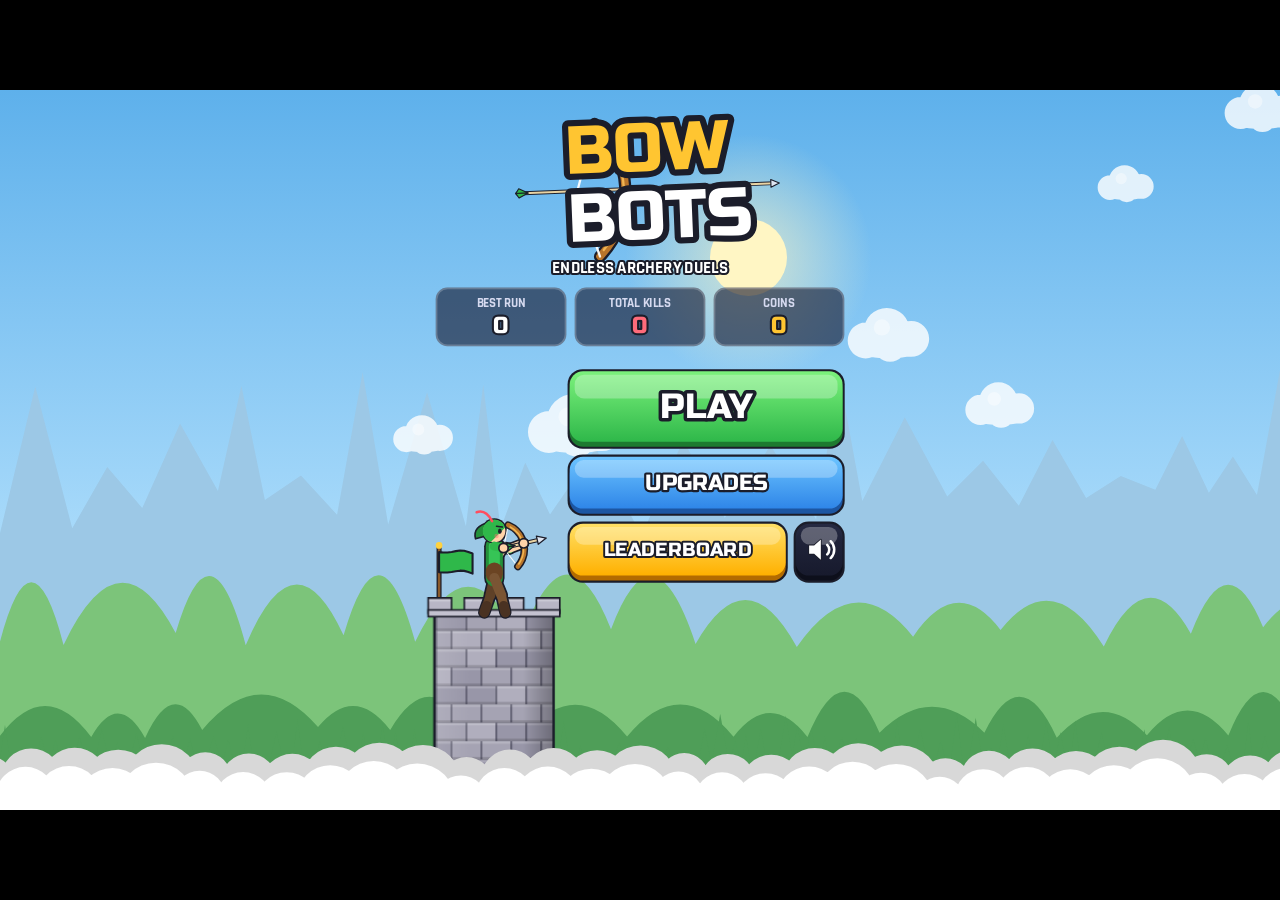
<file: bowbots/index.html>
<!doctype html>
<html lang="en">
<head>
  <meta charset="utf-8">
  <meta name="viewport" content="width=device-width, initial-scale=1, maximum-scale=1, user-scalable=no, viewport-fit=cover">
  <title>Bow Bots</title>
  <link rel="stylesheet" href="./style.css">
</head>
<body>
  <canvas id="game"></canvas>
  <div id="insets"></div>
  <!-- Snap Web Lens API: shipped inside the zip (the Lens CSP blocks scripts loaded from a URL). -->
  <script src="./snap-api.js"></script>
  <script src="./game.js"></script>
</body>
</html>
</file>
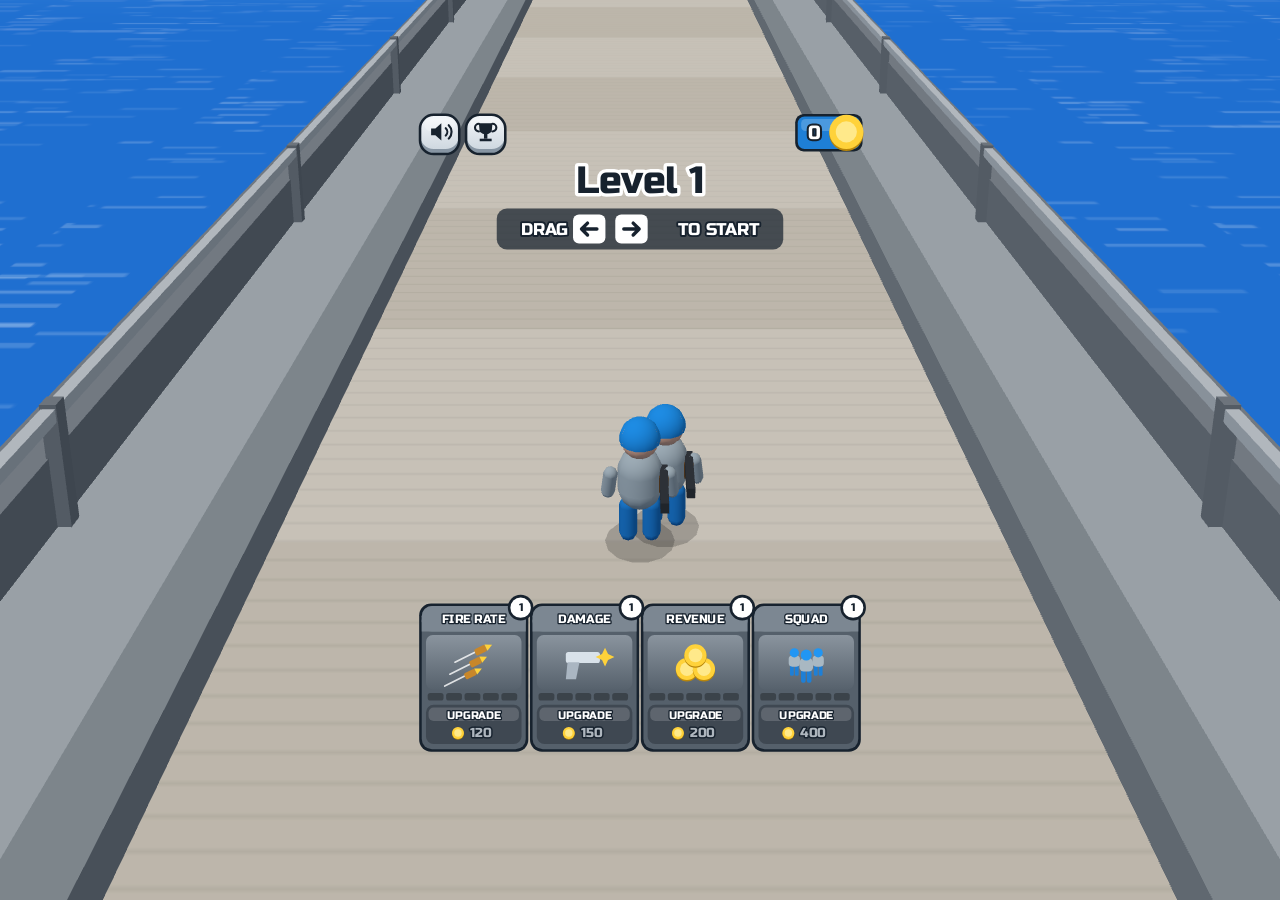
<file: bridge-war/index.html>
<!doctype html>
<html lang="en">
<head>
  <meta charset="utf-8">
  <meta name="viewport" content="width=device-width, initial-scale=1, maximum-scale=1, user-scalable=no, viewport-fit=cover">
  <title>Bridge War</title>
  <link rel="stylesheet" href="./style.css">
</head>
<body>
  <!-- 3D world underneath, 2D HUD on top -->
  <canvas id="gl"></canvas>
  <canvas id="game"></canvas>
  <div id="insets"></div>
  <!-- Snap Web Lens API and three.js ship inside the zip (the Lens CSP blocks scripts loaded from a URL). -->
  <script src="./snap-api.js"></script>
  <script src="./three.bundle.js"></script>
  <script src="./game.js"></script>
</body>
</html>
</file>
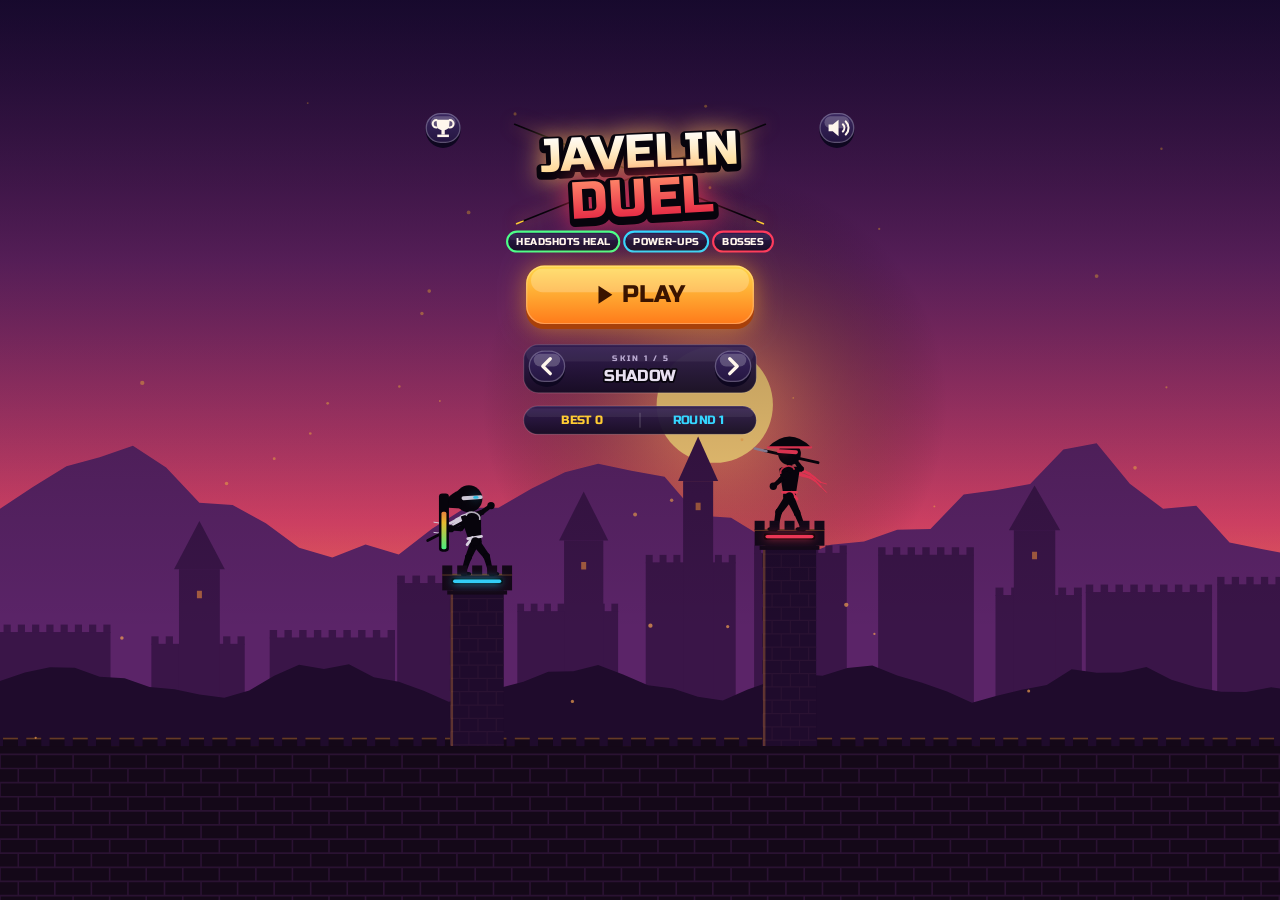
<file: javelin-duel/index.html>
<!doctype html>
<html lang="en">
<head>
  <meta charset="utf-8">
  <meta name="viewport" content="width=device-width, initial-scale=1, maximum-scale=1, user-scalable=no, viewport-fit=cover">
  <title>Javelin Duel</title>
  <link rel="stylesheet" href="./style.css">
</head>
<body>
  <canvas id="game"></canvas>
  <div id="insets"></div>
  <!-- Snap Web Lens API: shipped inside the zip (the Lens CSP blocks scripts loaded from a URL). -->
  <script src="./snap-api.js"></script>
  <script src="./game.js"></script>
</body>
</html>
</file>
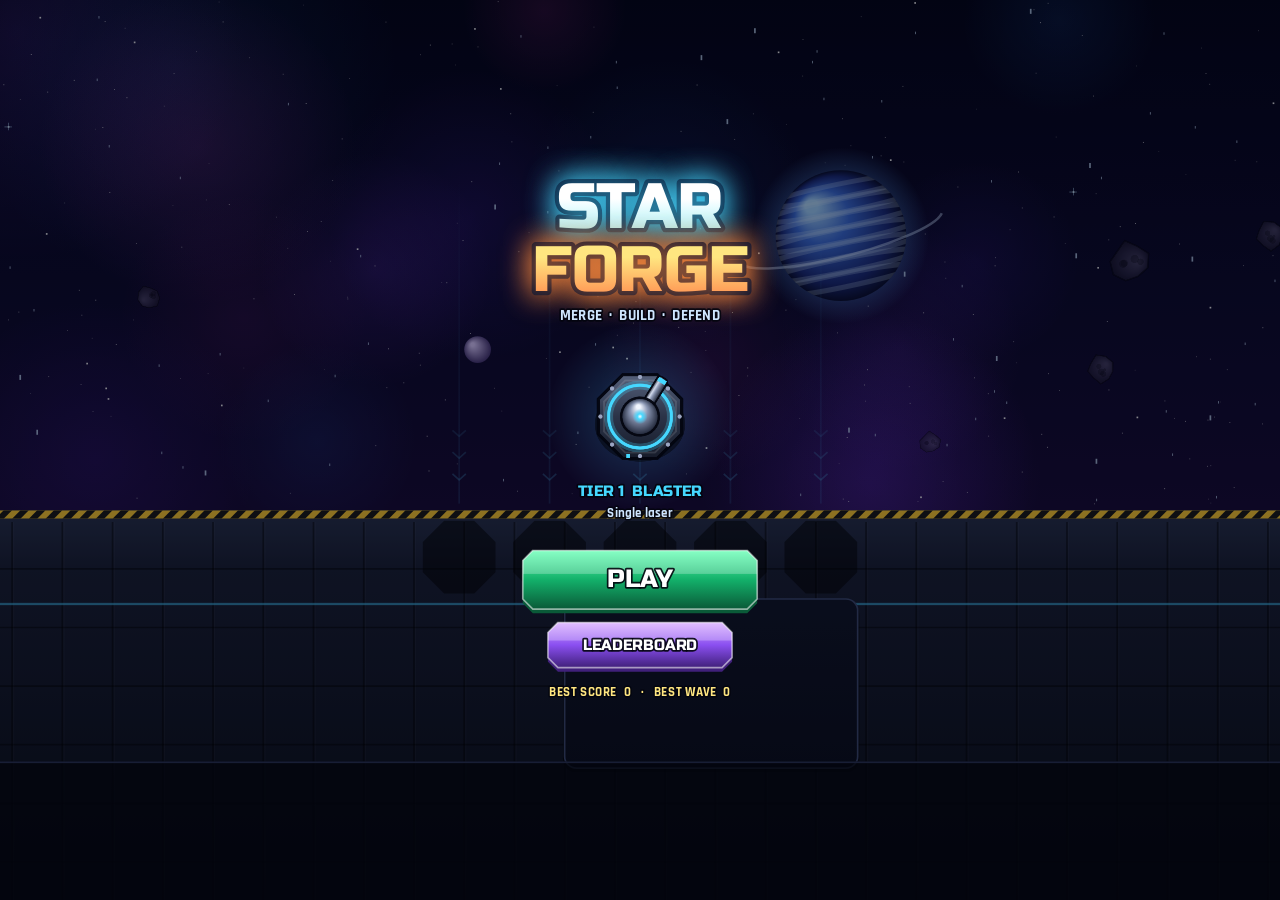
<file: starforge/index.html>
<!doctype html>
<html lang="en">
<head>
  <meta charset="utf-8">
  <meta name="viewport" content="width=device-width, initial-scale=1, maximum-scale=1, user-scalable=no, viewport-fit=cover">
  <title>Starforge</title>
  <link rel="stylesheet" href="./style.css">
</head>
<body>
  <canvas id="game"></canvas>
  <div id="insets"></div>
  <!-- Snap Web Lens API: shipped inside the zip (the Lens CSP blocks scripts loaded from a URL). -->
  <script src="./snap-api.js"></script>
  <script src="./game.js"></script>
</body>
</html>
</file>
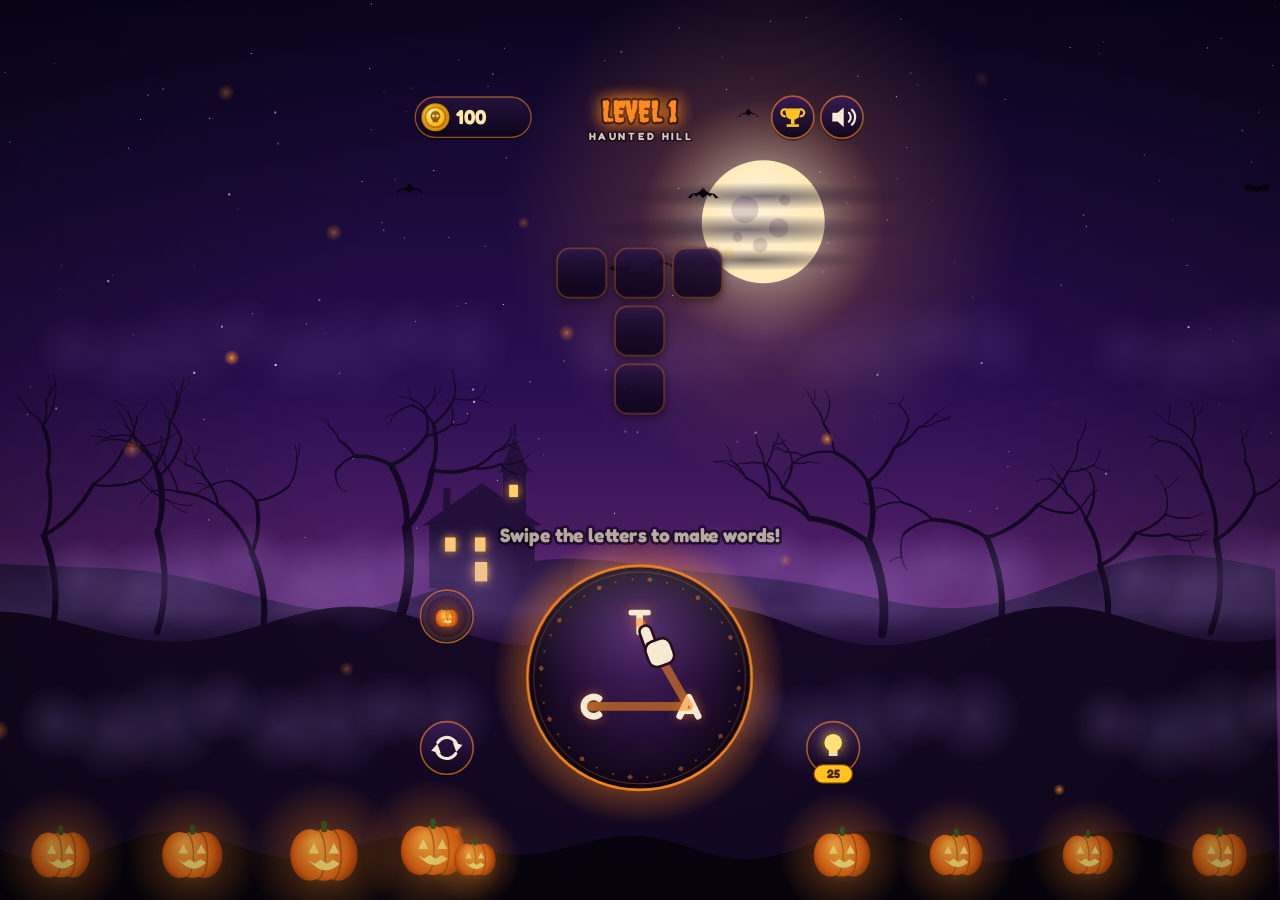
<file: wordwow/index.html>
<!doctype html>
<html lang="en">
<head>
  <meta charset="utf-8">
  <meta name="viewport" content="width=device-width, initial-scale=1, maximum-scale=1, user-scalable=no, viewport-fit=cover">
  <title>Word Wow</title>
  <link rel="stylesheet" href="./style.css">
</head>
<body>
  <canvas id="game"></canvas>
  <div id="insets"></div>
  <!-- Snap Web Lens API: shipped inside the zip (the Lens CSP blocks scripts loaded from a URL). -->
  <script src="./snap-api.js"></script>
  <script src="./levels.js"></script>
  <script src="./game.js"></script>
</body>
</html>
</file>
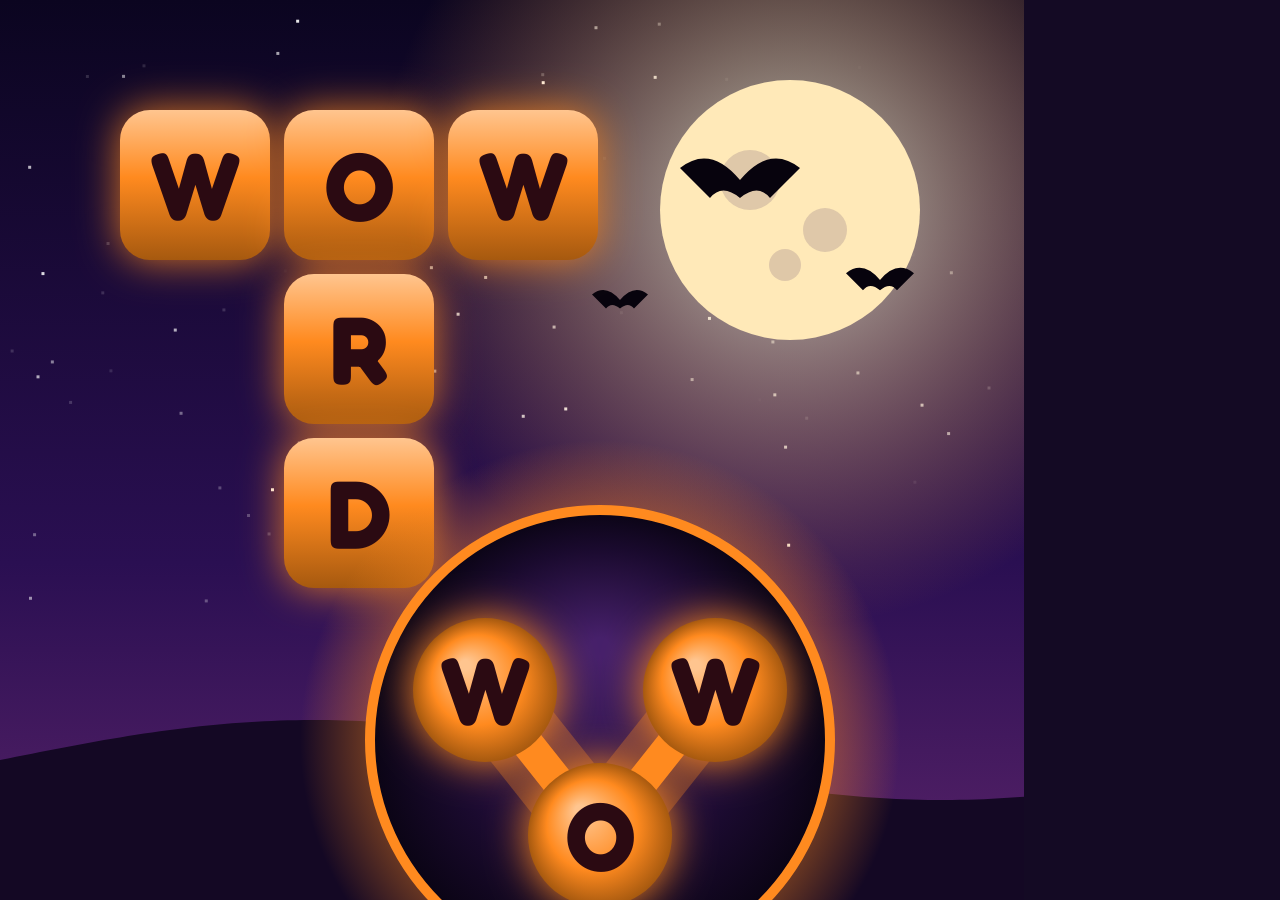
<file: wordwow/scripts/icon.html>
<!doctype html><meta charset="utf-8"><link rel="stylesheet" href="../style.css">
<canvas id="c" width="1024" height="1024" style="position:fixed;inset:0;width:1024px;height:1024px"></canvas>
<script>
// Lens icon: haunted night, glowing pumpkin tiles spelling WOW / WORD, and the letter wheel.
Promise.all([document.fonts.load('700 100px Fredoka'), document.fonts.load('400 100px Creepster')]).then(() => {
  const g = document.getElementById('c').getContext('2d'), W = 1024;
  const sky = g.createLinearGradient(0, 0, 0, W);
  sky.addColorStop(0, '#0b0520'); sky.addColorStop(0.55, '#2a0f52'); sky.addColorStop(1, '#6a2a72');
  g.fillStyle = sky; g.fillRect(0, 0, W, W);
  for (let i = 0; i < 90; i++) { g.globalAlpha = Math.random(); g.fillStyle = '#fff'; g.fillRect(Math.random() * W, Math.random() * W * 0.6, 3, 3); }
  g.globalAlpha = 1;
  const mx = 790, my = 210, mr = 130;
  const halo = g.createRadialGradient(mx, my, mr, mx, my, mr * 3.2);
  halo.addColorStop(0, 'rgba(255,233,184,0.5)'); halo.addColorStop(1, 'rgba(255,154,60,0)');
  g.fillStyle = halo; g.fillRect(0, 0, W, W);
  g.fillStyle = '#ffe9b8'; g.beginPath(); g.arc(mx, my, mr, 0, 7); g.fill();
  g.fillStyle = 'rgba(42,15,82,0.15)';
  for (const [x, y, r] of [[-40, -30, 30], [35, 20, 22], [-5, 55, 16]]) { g.beginPath(); g.arc(mx + x, my + y, r, 0, 7); g.fill(); }
  // hill silhouette
  g.fillStyle = '#140824'; g.beginPath(); g.moveTo(0, W);
  for (let x = 0; x <= W; x += 8) g.lineTo(x, 760 - Math.sin(x / 200) * 40); g.lineTo(W, W); g.fill();
  // bats
  g.fillStyle = '#07030d';
  const bat = (x, y, s) => { g.beginPath(); g.moveTo(x, y); g.quadraticCurveTo(x + s * 0.5, y - s * 0.6, x + s, y - s * 0.2); g.quadraticCurveTo(x + s * 0.7, y + s * 0.1, x + s * 0.5, y + s * 0.3);
    g.quadraticCurveTo(x + s * 0.3, y + s * 0.05, x, y + s * 0.3); g.quadraticCurveTo(x - s * 0.3, y + s * 0.05, x - s * 0.5, y + s * 0.3); g.quadraticCurveTo(x - s * 0.7, y + s * 0.1, x - s, y - s * 0.2); g.quadraticCurveTo(x - s * 0.5, y - s * 0.6, x, y); g.fill(); };
  bat(740, 180, 60); bat(880, 280, 34); bat(620, 300, 28);
  const rr = (x, y, w, h, r) => { g.beginPath(); g.roundRect(x, y, w, h, r); };
  const tile = (ch, x, y, s) => {
    g.save(); g.shadowColor = 'rgba(255,138,31,0.85)'; g.shadowBlur = 40;
    const gr = g.createLinearGradient(0, y, 0, y + s); gr.addColorStop(0, '#ffc58f'); gr.addColorStop(0.45, '#ff8a1f'); gr.addColorStop(1, '#a6590f');
    g.fillStyle = gr; rr(x, y, s, s, 30); g.fill(); g.restore();
    g.fillStyle = '#2b0a12'; g.font = `700 ${s * 0.64}px Fredoka`; g.textAlign = 'center'; g.textBaseline = 'middle'; g.fillText(ch, x + s / 2, y + s / 2 + 6);
  };
  const s = 150, ox = 120, oy = 110;
  'WOW'.split('').forEach((ch, i) => tile(ch, ox + i * (s + 14), oy, s));
  'RD'.split('').forEach((ch, i) => tile(ch, ox + s + 14, oy + (i + 1) * (s + 14), s));
  // wheel
  const cx = 600, cy = 740, R = 230;
  const glow = g.createRadialGradient(cx, cy, R * 0.9, cx, cy, R + 70);
  glow.addColorStop(0, 'rgba(255,138,31,0.5)'); glow.addColorStop(1, 'rgba(255,138,31,0)');
  g.fillStyle = glow; g.fillRect(0, 0, W, W);
  const disc = g.createRadialGradient(cx, cy - R * 0.4, 10, cx, cy, R);
  disc.addColorStop(0, '#46206a'); disc.addColorStop(0.7, '#1a0a2e'); disc.addColorStop(1, '#0a0414');
  g.fillStyle = disc; g.beginPath(); g.arc(cx, cy, R, 0, 7); g.fill();
  g.lineWidth = 10; g.strokeStyle = '#ff8a1f'; g.stroke();
  const pts = [[cx - 115, cy - 50], [cx, cy + 95], [cx + 115, cy - 50]];
  g.lineCap = 'round'; g.lineJoin = 'round';
  g.strokeStyle = 'rgba(255,138,31,0.3)'; g.lineWidth = 80; g.beginPath(); pts.forEach(([x, y], i) => i ? g.lineTo(x, y) : g.moveTo(x, y)); g.stroke();
  g.strokeStyle = '#ff8a1f'; g.lineWidth = 32; g.stroke();
  ['W', 'O', 'W'].forEach((ch, i) => { const [x, y] = pts[i];
    g.save(); g.shadowColor = '#ff8a1f'; g.shadowBlur = 40;
    const og = g.createRadialGradient(x - 20, y - 25, 5, x, y, 72); og.addColorStop(0, '#ffc58f'); og.addColorStop(0.6, '#ff8a1f'); og.addColorStop(1, '#a6590f');
    g.fillStyle = og; g.beginPath(); g.arc(x, y, 72, 0, 7); g.fill(); g.restore();
    g.fillStyle = '#2b0a12'; g.font = '700 96px Fredoka'; g.textAlign = 'center'; g.textBaseline = 'middle'; g.fillText(ch, x, y + 6); });
  document.title = 'done';
});
</script>
</file>
<file: bowbots/style.css>
@font-face {
  font-family: "Russo One";
  src: url("./fonts/russo-one.woff2") format("woff2");
  font-weight: 400;
  font-display: block;
}

@font-face {
  font-family: "Rajdhani";
  src: url("./fonts/rajdhani-700.woff2") format("woff2");
  font-weight: 700;
  font-display: block;
}

html, body {
  margin: 0;
  padding: 0;
  width: 100%;
  height: 100%;
  overflow: hidden;
  background: #2e2f34;
  overscroll-behavior: none;
  touch-action: none;
  -webkit-user-select: none;
  user-select: none;
  -webkit-touch-callout: none;
  -webkit-tap-highlight-color: transparent;
}

canvas {
  display: block;
  position: fixed;
  inset: 0;
  width: 100%;
  height: 100%;
  touch-action: none;
}

/* Read by game.js to find the device's safe-area insets. */
#insets {
  position: fixed;
  visibility: hidden;
  pointer-events: none;
  padding-top: env(safe-area-inset-top, 0px);
  padding-bottom: env(safe-area-inset-bottom, 0px);
}
</file>
<file: bridge-war/style.css>
@font-face {
  font-family: "Russo One";
  src: url("./fonts/russo-one.woff2") format("woff2");
  font-weight: 400;
  font-display: block;
}

html, body {
  margin: 0;
  padding: 0;
  width: 100%;
  height: 100%;
  overflow: hidden;
  background: #3f9be6;
  overscroll-behavior: none;
  touch-action: none;
  -webkit-user-select: none;
  user-select: none;
  -webkit-touch-callout: none;
  -webkit-tap-highlight-color: transparent;
}

canvas {
  display: block;
  position: fixed;
  inset: 0;
  width: 100%;
  height: 100%;
  touch-action: none;
}

/* Read by game.js to find the device's safe-area insets. */
#insets {
  position: fixed;
  visibility: hidden;
  pointer-events: none;
  padding-top: env(safe-area-inset-top, 0px);
  padding-bottom: env(safe-area-inset-bottom, 0px);
}
</file>
<file: javelin-duel/style.css>
@font-face {
  font-family: "Russo One";
  src: url("./fonts/russo-one.woff2") format("woff2");
  font-weight: 400;
  font-display: block;
}

html, body {
  margin: 0;
  padding: 0;
  width: 100%;
  height: 100%;
  overflow: hidden;
  background: #120a22;
  overscroll-behavior: none;
  touch-action: none;
  -webkit-user-select: none;
  user-select: none;
  -webkit-touch-callout: none;
  -webkit-tap-highlight-color: transparent;
}

canvas {
  display: block;
  position: fixed;
  inset: 0;
  width: 100%;
  height: 100%;
  touch-action: none;
}

/* Read by game.js to find the device's safe-area insets. */
#insets {
  position: fixed;
  visibility: hidden;
  pointer-events: none;
  padding-top: env(safe-area-inset-top, 0px);
  padding-bottom: env(safe-area-inset-bottom, 0px);
}
</file>
<file: starforge/style.css>
@font-face {
  font-family: "Russo One";
  src: url("./fonts/russo-one.woff2") format("woff2");
  font-weight: 400;
  font-display: block;
}

@font-face {
  font-family: "Rajdhani";
  src: url("./fonts/rajdhani-700.woff2") format("woff2");
  font-weight: 700;
  font-display: block;
}

html, body {
  margin: 0;
  padding: 0;
  width: 100%;
  height: 100%;
  overflow: hidden;
  background: #05061a;
  overscroll-behavior: none;
  touch-action: none;
  -webkit-user-select: none;
  user-select: none;
  -webkit-touch-callout: none;
  -webkit-tap-highlight-color: transparent;
}

canvas {
  display: block;
  position: fixed;
  inset: 0;
  width: 100%;
  height: 100%;
  touch-action: none;
}

/* Read by game.js to find the device's safe-area insets. */
#insets {
  position: fixed;
  visibility: hidden;
  pointer-events: none;
  padding-top: env(safe-area-inset-top, 0px);
  padding-bottom: env(safe-area-inset-bottom, 0px);
}
</file>
<file: wordwow/style.css>
@font-face {
  font-family: "Fredoka";
  src: url("./fonts/fredoka-700.woff2") format("woff2");
  font-weight: 700;
  font-display: block;
}

@font-face {
  font-family: "Creepster";
  src: url("./fonts/creepster.woff2") format("woff2");
  font-weight: 400;
  font-display: block;
}

html, body {
  margin: 0;
  padding: 0;
  width: 100%;
  height: 100%;
  overflow: hidden;
  background: #140a24;
  overscroll-behavior: none;
  touch-action: none;
  -webkit-user-select: none;
  user-select: none;
  -webkit-touch-callout: none;
  -webkit-tap-highlight-color: transparent;
}

canvas {
  display: block;
  position: fixed;
  inset: 0;
  width: 100%;
  height: 100%;
  touch-action: none;
}

/* Read by game.js to find the device's safe-area insets. */
#insets {
  position: fixed;
  visibility: hidden;
  pointer-events: none;
  padding-top: env(safe-area-inset-top, 0px);
  padding-bottom: env(safe-area-inset-bottom, 0px);
}
</file>
